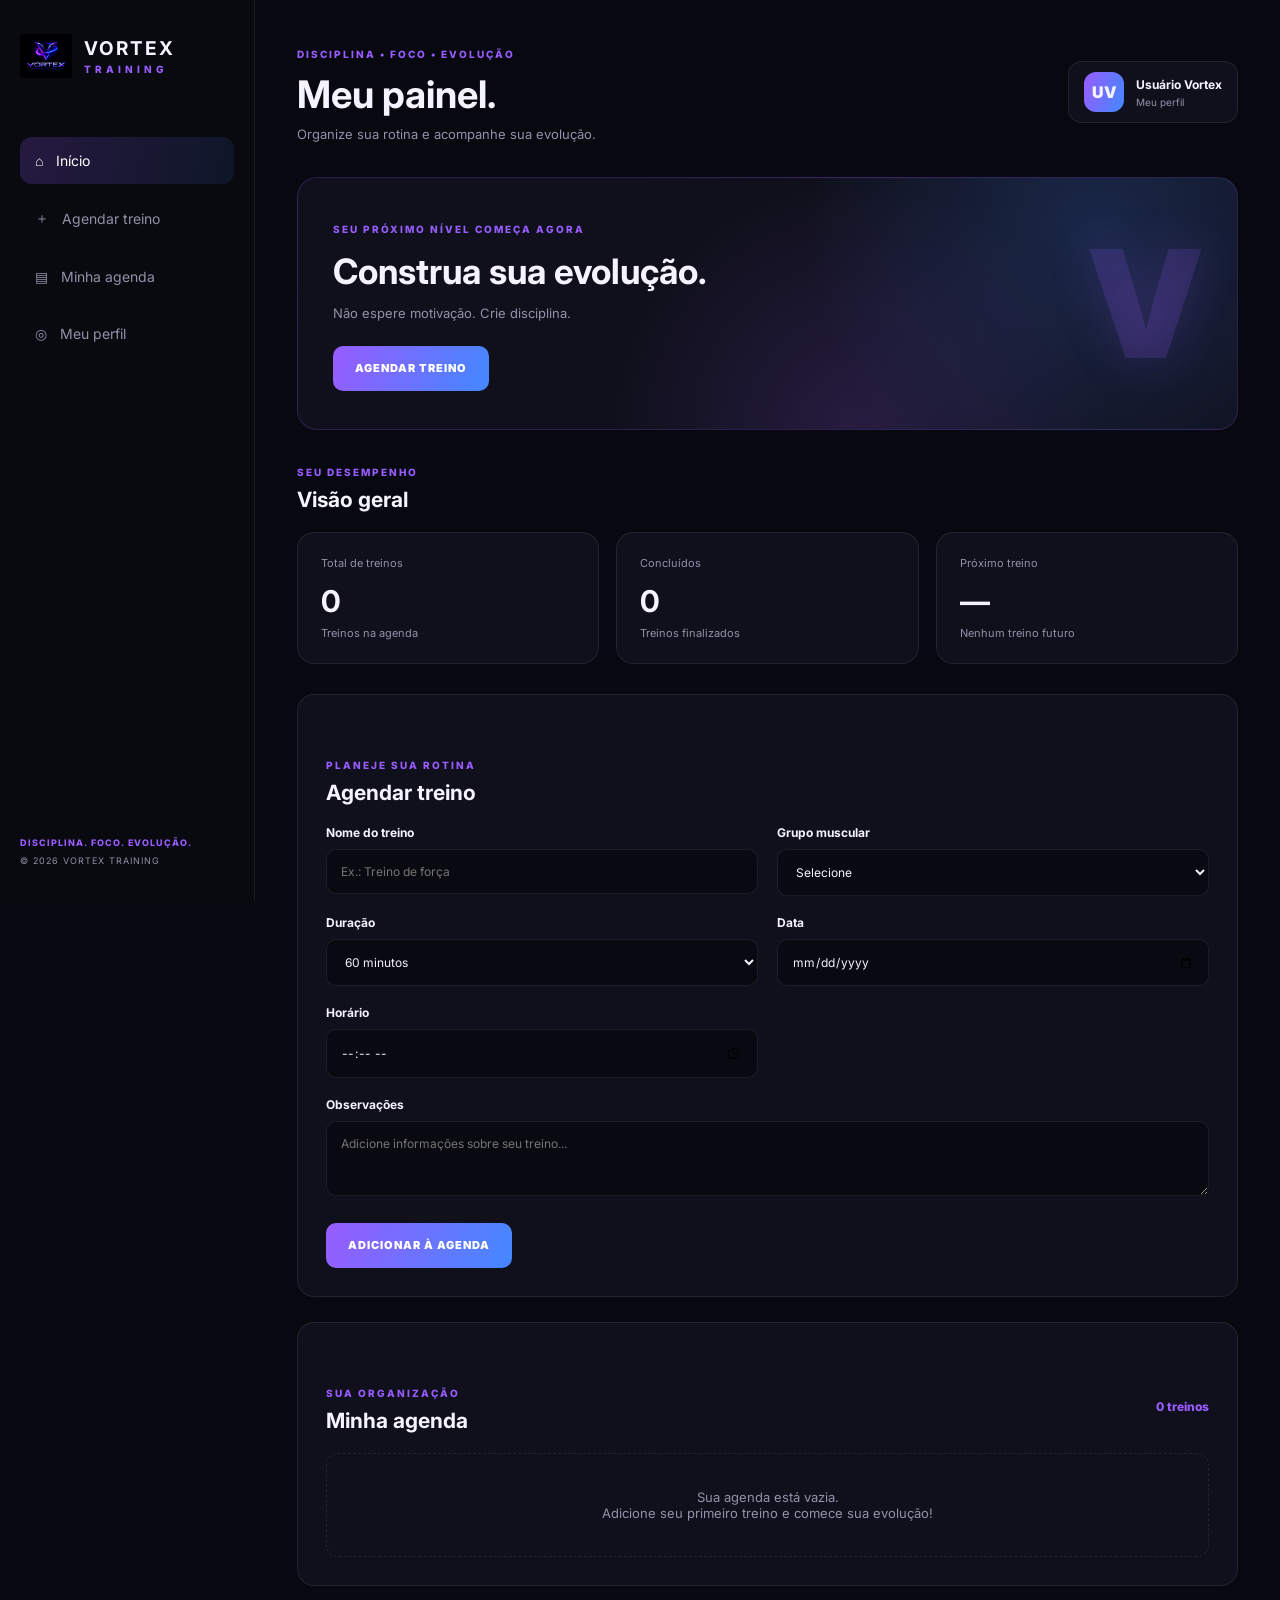
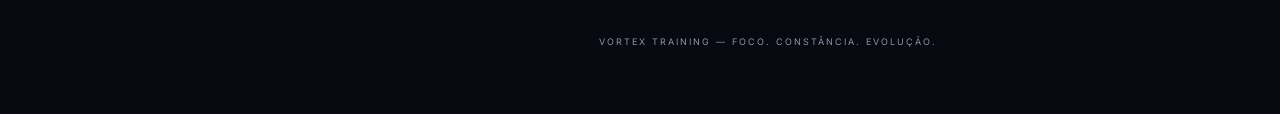
<file: index.html>
<!DOCTYPE html>
<html lang="pt-BR">
<head>
    <meta charset="UTF-8">
    <meta name="viewport" content="width=device-width, initial-scale=1.0">
    <meta name="theme-color" content="#080810">
    <meta name="description" content="VORTEX TRAINING — organize seus treinos e acompanhe sua evolução.">
    <title>VORTEX TRAINING</title>

    <link rel="preconnect" href="https://fonts.googleapis.com">
    <link rel="preconnect" href="https://fonts.gstatic.com" crossorigin>
    <link href="https://fonts.googleapis.com/css2?family=Inter:wght@400;500;600;700;800;900&display=swap" rel="stylesheet">

    <link rel="stylesheet" href="vp.css">
</head>

<body>

<div class="layout">

    <aside class="sidebar">
        <div class="brand">
            <img src="logo vp.png" alt="Vortex Training">
            <div>
                <strong>VORTEX</strong>
                <span>TRAINING</span>
            </div>
        </div>

        <nav class="navigation">
            <a href="#inicio" class="nav-link active">⌂ <span>Início</span></a>
            <a href="#agendar" class="nav-link">＋ <span>Agendar treino</span></a>
            <a href="#agenda" class="nav-link">▤ <span>Minha agenda</span></a>
            <a href="perfil.html" class="nav-link">◎ <span>Meu perfil</span></a>
        </nav>

        <div class="sidebar-bottom">
            <p>DISCIPLINA. FOCO. EVOLUÇÃO.</p>
            <span>© 2026 VORTEX TRAINING</span>
        </div>
    </aside>

    <main class="main-content">

        <header class="topbar">
            <div>
                <span class="eyebrow">DISCIPLINA • FOCO • EVOLUÇÃO</span>
                <h1>Meu painel.</h1>
                <p>Organize sua rotina e acompanhe sua evolução.</p>
            </div>

            <a href="perfil.html" class="profile-shortcut">
                <div class="avatar" id="headerAvatar">VT</div>
                <div>
                    <strong id="headerName">Minha conta</strong>
                    <span>Meu perfil</span>
                </div>
            </a>
        </header>

        <section id="inicio" class="dashboard-section">
            <div class="welcome-card">
                <div>
                    <span class="eyebrow">SEU PRÓXIMO NÍVEL COMEÇA AGORA</span>
                    <h2>Construa sua evolução.</h2>
                    <p>Não espere motivação. Crie disciplina.</p>
                    <a href="#agendar" class="primary-button">AGENDAR TREINO</a>
                </div>
                <div class="welcome-symbol">V</div>
            </div>

            <div class="section-heading">
                <div>
                    <span class="eyebrow">SEU DESEMPENHO</span>
                    <h2>Visão geral</h2>
                </div>
            </div>

            <div class="stats-grid">
                <article class="stat-card">
                    <span>Total de treinos</span>
                    <strong id="totalTreinos">0</strong>
                    <small>Treinos na agenda</small>
                </article>

                <article class="stat-card">
                    <span>Concluídos</span>
                    <strong id="totalConcluidos">0</strong>
                    <small>Treinos finalizados</small>
                </article>

                <article class="stat-card">
                    <span>Próximo treino</span>
                    <strong id="proximoTreino">—</strong>
                    <small id="dataProximo">Nenhum agendado</small>
                </article>
            </div>
        </section>

        <section id="agendar" class="content-card">
            <div class="section-heading">
                <div>
                    <span class="eyebrow">PLANEJE SUA ROTINA</span>
                    <h2>Agendar treino</h2>
                </div>
            </div>

            <form id="treinoForm">
                <div class="form-grid">

                    <div class="form-group">
                        <label for="nomeTreino">Nome do treino</label>
                        <input type="text" id="nomeTreino" placeholder="Ex.: Treino de força" required>
                    </div>

                    <div class="form-group">
                        <label for="tipoTreino">Grupo muscular</label>
                        <select id="tipoTreino" required>
                            <option value="">Selecione</option>
                            <option>Peito</option>
                            <option>Costas</option>
                            <option>Bíceps e tríceps</option>
                            <option>Ombros</option>
                            <option>Pernas</option>
                            <option>Abdômen</option>
                            <option>Cardio</option>
                            <option>Corpo inteiro</option>
                            <option>Outro</option>
                        </select>
                    </div>

                    <div class="form-group">
                        <label for="duracao">Duração</label>
                        <select id="duracao" required>
                            <option value="30">30 minutos</option>
                            <option value="45">45 minutos</option>
                            <option value="60" selected>60 minutos</option>
                            <option value="90">90 minutos</option>
                            <option value="120">120 minutos</option>
                        </select>
                    </div>

                    <div class="form-group">
                        <label for="dataTreino">Data</label>
                        <input type="date" id="dataTreino" required>
                    </div>

                    <div class="form-group">
                        <label for="horaTreino">Horário</label>
                        <input type="time" id="horaTreino" required>
                    </div>

                    <div class="form-group full-width">
                        <label for="observacoes">Observações</label>
                        <textarea id="observacoes" rows="3" placeholder="Adicione informações sobre seu treino..."></textarea>
                    </div>

                </div>

                <p id="mensagem" class="form-message"></p>
                <button type="submit" class="primary-button">ADICIONAR À AGENDA</button>
            </form>
        </section>

        <section id="agenda" class="content-card">
            <div class="section-heading agenda-heading">
                <div>
                    <span class="eyebrow">SUA ORGANIZAÇÃO</span>
                    <h2>Minha agenda</h2>
                </div>
                <span id="contadorAgenda" class="agenda-counter">0 treinos</span>
            </div>

            <div id="listaTreinos" class="workout-list"></div>
        </section>

        <footer class="footer">
            <p>VORTEX TRAINING — FOCO. CONSTÂNCIA. EVOLUÇÃO.</p>
        </footer>

    </main>
</div>

<script src="vp.js"></script>
</body>
</html>
</file>
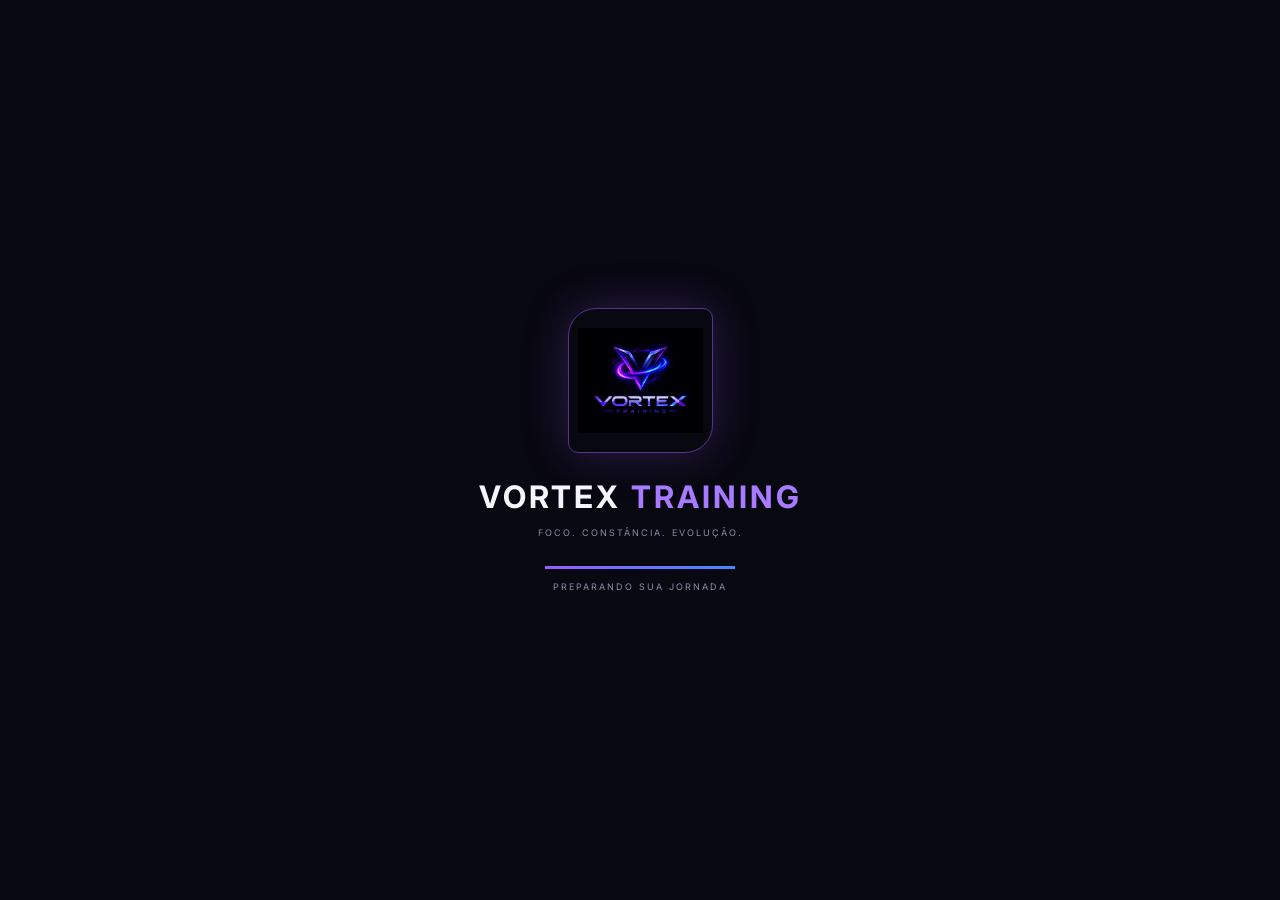
<file: login.html>
<!DOCTYPE html>
<html lang="pt-BR">
<head>
    <meta charset="UTF-8">
    <meta name="viewport" content="width=device-width, initial-scale=1.0">
    <meta name="theme-color" content="#080810">
    <meta name="description" content="VORTEX TRAINING — organize seus treinos e acompanhe sua evolução.">

    <title>Acesso VORTEX TRAINING</title>

    <link rel="preconnect" href="https://fonts.googleapis.com">
    <link rel="preconnect" href="https://fonts.gstatic.com" crossorigin>
    <link href="https://fonts.googleapis.com/css2?family=Inter:wght@400;500;600;700;800;900&display=swap" rel="stylesheet">

    <link rel="stylesheet" href="login.css">
    <script src="login.js" defer></script>
</head>

<body>

    <div class="grid-bg"></div>

    <!-- TELA DE CARREGAMENTO -->
    <div class="splash" id="splash">
        <div class="splash-logo">
            <img src="logo vp.png" alt="Vortex Training">
        </div>

        <h1>VORTEX <span>TRAINING</span></h1>
        <p>FOCO. CONSTÂNCIA. EVOLUÇÃO.</p>

        <div class="load">
            <i></i>
        </div>

        <small>PREPARANDO SUA JORNADA</small>
    </div>

    <!-- LAYOUT PRINCIPAL -->
    <main class="layout" id="layout">

        <!-- PAINEL DE APRESENTAÇÃO -->
        <section class="intro">

            <a class="brand" href="login.html">
                <img src="logo vp.png" alt="Logo Vortex Training">
                <b>VORTEX <span>TRAINING</span></b>
            </a>

            <div class="intro-copy">

                <small class="eyebrow">
                    ● BEM-VINDO AO VORTEX
                </small>

                <h1>
                    Sua força.<br>
                    <span>Sua jornada.</span>
                </h1>

                <p>
                    Organize seus treinos, acompanhe seu progresso
                    e construa uma rotina que aproxime você dos seus
                    objetivos, um dia de cada vez.
                </p>

                <!-- EFEITO VISUAL -->
                <div class="energy">
                    <i class="ring r1"></i>
                    <i class="ring r2"></i>
                    <i class="ring r3"></i>

                    <img src="logo vp.png" alt="Capa Vortex Training">
                </div>

                <!-- FRASE MOTIVACIONAL -->
                <div class="quote">
                    <b>✦</b>
                    <div>
                        <strong>
                            Não espere motivação. Construa disciplina.
                        </strong>
                        <p>
                            Pequenos passos. Grandes conquistas.
                        </p>
                    </div>
                </div>

            </div>

            <footer>
                © <span id="year"></span> VORTEX TRAINING
                <span>● UM DIA DE CADA VEZ</span>
            </footer>

        </section>

        <!-- PAINEL DOS FORMULÁRIOS -->
        <section class="forms">

            <header class="form-top">
                <small>SUA PRÓXIMA FASE COMEÇA AQUI</small>

                <nav>
                    <button
                        class="tab active"
                        id="loginTab"
                        type="button"
                    >
                        Entrar
                    </button>

                    <button
                        class="tab"
                        id="signupTab"
                        type="button"
                    >
                        Criar conta
                    </button>
                </nav>
            </header>

            <!-- FORMULÁRIO DE LOGIN -->
            <div id="loginView">

                <div class="heading">
                    <small>BOM TER VOCÊ DE VOLTA</small>

                    <h2>
                        Olá novamente<span>!</span>
                    </h2>

                    <p>
                        Preencha os campos para continuar sua jornada.
                    </p>
                </div>

                <p class="message" id="loginMessage"></p>

                <form id="loginForm">

                    <!-- E-MAIL -->
                    <label for="loginEmail">E-mail</label>

                    <div class="input">
                        <span aria-hidden="true">✉</span>

                        <input
                            id="loginEmail"
                            name="loginEmail"
                            type="email"
                            placeholder="seuemail@exemplo.com"
                            autocomplete="email"
                            required
                        >
                    </div>

                    <!-- SENHA -->
                    <div class="label-row">
                        <label for="loginPassword">Senha</label>

                        <button
                            type="button"
                            class="text-btn"
                            id="forgot"
                        >
                            Esqueceu a senha?
                        </button>
                    </div>

                    <div class="input">
                        <span aria-hidden="true">♙</span>

                        <input
                            id="loginPassword"
                            name="loginPassword"
                            type="password"
                            placeholder="Digite sua senha"
                            autocomplete="current-password"
                            required
                        >

                        <button
                            type="button"
                            class="show-pass"
                            data-target="loginPassword"
                            aria-label="Mostrar senha"
                            aria-pressed="false"
                        >
                            ◉
                        </button>
                    </div>

                    <!-- LEMBRAR DE MIM -->
                    <label class="check">
                        <input
                            type="checkbox"
                            id="remember"
                            name="remember"
                        >
                        Lembrar de mim neste dispositivo
                    </label>

                    <!-- BOTÃO DE ENTRADA -->
                    <button class="submit" type="submit">
                        <span>Entrar no VORTEX</span>
                        <b aria-hidden="true">→</b>
                    </button>

                    <p class="note">
                        Acesso demonstrativo: não há autenticação real.
                    </p>

                </form>

                <p class="switch">
                    Ainda não tem uma conta?

                    <button
                        type="button"
                        class="switch-btn"
                        data-view="signup"
                    >
                        Criar conta
                    </button>
                </p>

            </div>

            <!-- FORMULÁRIO DE CADASTRO -->
            <div id="signupView" hidden>

                <div class="heading">
                    <small>COMECE A SUA JORNADA</small>

                    <h2>
                        Crie seu <span>espaço.</span>
                    </h2>

                    <p>
                        Prepare seu perfil e dê o primeiro passo.
                    </p>
                </div>

                <p class="message" id="signupMessage"></p>

                <form id="signupForm">

                    <!-- NOME -->
                    <label for="signupName">Nome</label>

                    <div class="input">
                        <span aria-hidden="true">♙</span>

                        <input
                            id="signupName"
                            name="signupName"
                            type="text"
                            placeholder="Como podemos chamar você?"
                            autocomplete="name"
                            minlength="2"
                            required
                        >
                    </div>

                    <!-- E-MAIL -->
                    <label for="signupEmail">E-mail</label>

                    <div class="input">
                        <span aria-hidden="true">✉</span>

                        <input
                            id="signupEmail"
                            name="signupEmail"
                            type="email"
                            placeholder="seuemail@exemplo.com"
                            autocomplete="email"
                            required
                        >
                    </div>

                    <!-- CRIAR SENHA -->
                    <label for="signupPassword">
                        Crie uma senha
                    </label>

                    <div class="input">
                        <span aria-hidden="true">♙</span>

                        <input
                            id="signupPassword"
                            name="signupPassword"
                            type="password"
                            placeholder="Mínimo de 8 caracteres"
                            autocomplete="new-password"
                            minlength="8"
                            required
                        >

                        <button
                            type="button"
                            class="show-pass"
                            data-target="signupPassword"
                            aria-label="Mostrar senha"
                            aria-pressed="false"
                        >
                            ◉
                        </button>
                    </div>

                    <!-- FORÇA DA SENHA -->
                    <div class="strength">
                        <i id="strengthBar"></i>
                    </div>

                    <small id="strengthLabel">
                        Digite uma senha.
                    </small>

                    <!-- CONFIRMAR SENHA -->
                    <label for="confirmPassword">
                        Confirme a senha
                    </label>

                    <div class="input">
                        <span aria-hidden="true">♙</span>

                        <input
                            id="confirmPassword"
                            name="confirmPassword"
                            type="password"
                            placeholder="Digite a senha novamente"
                            autocomplete="new-password"
                            required
                        >
                    </div>

                    <!-- TERMOS -->
                    <label class="check">
                        <input
                            type="checkbox"
                            id="acceptTerms"
                            name="acceptTerms"
                            required
                        >
                        Entendi que este cadastro é demonstrativo.
                    </label>

                    <!-- BOTÃO DE CADASTRO -->
                    <button class="submit" type="submit">
                        <span>Continuar para o VORTEX</span>
                        <b aria-hidden="true">→</b>
                    </button>

                </form>

                <p class="switch">
                    Já tem uma conta?

                    <button
                        type="button"
                        class="switch-btn"
                        data-view="login"
                    >
                        Entrar
                    </button>
                </p>

            </div>

            <!-- RODAPÉ -->
            <footer class="bottom">
                VORTEX <span>TRAINING</span>
                <small>FOCO NO PROCESSO ✦</small>
            </footer>

        </section>

    </main>

</body>
</html>
</file>
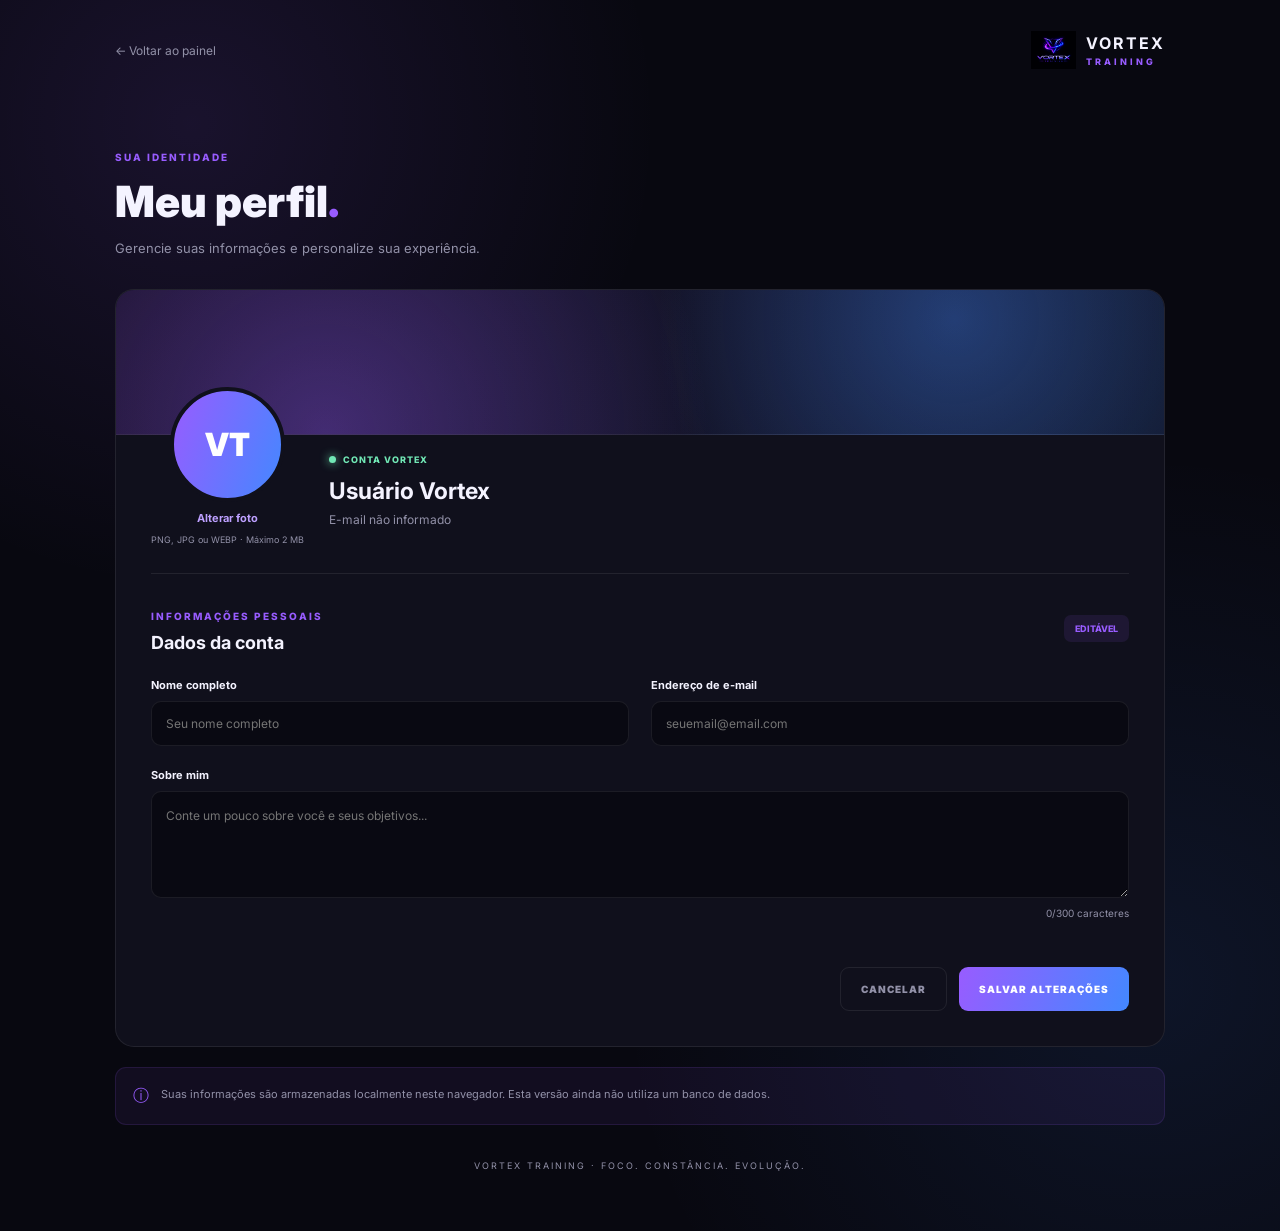
<file: perfil.html>
<!DOCTYPE html>
<html lang="pt-BR">
<head>
    <meta charset="UTF-8">
    <meta name="viewport" content="width=device-width, initial-scale=1.0">
    <meta name="theme-color" content="#080810">
    <title>Meu Perfil | VORTEX TRAINING</title>

    <link rel="preconnect" href="https://fonts.googleapis.com">
    <link rel="preconnect" href="https://fonts.gstatic.com" crossorigin>
    <link href="https://fonts.googleapis.com/css2?family=Inter:wght@400;500;600;700;800;900&display=swap" rel="stylesheet">

    <link rel="stylesheet" href="perfil.css">
</head>
<body>

    <main class="profile-container">

        <header class="profile-header">
            <a href="index.html" class="back-button">← Voltar ao painel</a>

            <div class="brand">
                <img src="logo vp.png" alt="Vortex Training">
                <div>
                    <strong>VORTEX</strong>
                    <span>TRAINING</span>
                </div>
            </div>
        </header>

        <section class="profile-content">

            <div class="page-heading">
                <span class="eyebrow">SUA IDENTIDADE</span>
                <h1>Meu perfil<span>.</span></h1>
                <p>Gerencie suas informações e personalize sua experiência.</p>
            </div>

            <div class="profile-card">

                <div class="profile-cover"></div>

                <div class="profile-main">

                    <div class="avatar-section">
                        <div class="avatar-wrapper">
                            <img id="profileImage" src="" alt="Foto de perfil">
                            <div id="avatarInitials">VT</div>
                        </div>

                        <label for="photoInput" class="change-photo">
                            Alterar foto
                        </label>

                        <input type="file" id="photoInput" accept="image/png,image/jpeg,image/webp">
                        <small>PNG, JPG ou WEBP · Máximo 2 MB</small>
                    </div>

                    <div class="profile-details">
                        <span class="account-status">
                            <span class="status-dot"></span>
                            CONTA VORTEX
                        </span>

                        <h2 id="displayName">Usuário Vortex</h2>
                        <p id="displayEmail">usuario@email.com</p>
                    </div>

                </div>

                <div class="divider"></div>

                <form id="profileForm">

                    <div class="form-heading">
                        <div>
                            <span class="eyebrow">INFORMAÇÕES PESSOAIS</span>
                            <h3>Dados da conta</h3>
                        </div>
                        <span class="edit-indicator">EDITÁVEL</span>
                    </div>

                    <div class="form-grid">

                        <div class="form-group">
                            <label for="fullName">Nome completo</label>
                            <input type="text" id="fullName" placeholder="Seu nome completo" required minlength="2">
                        </div>

                        <div class="form-group">
                            <label for="email">Endereço de e-mail</label>
                            <input type="email" id="email" placeholder="seuemail@email.com" required>
                        </div>

                        <div class="form-group full-width">
                            <label for="bio">Sobre mim</label>
                            <textarea id="bio" rows="4" maxlength="300" placeholder="Conte um pouco sobre você e seus objetivos..."></textarea>
                            <small class="character-count"><span id="bioCount">0</span>/300 caracteres</small>
                        </div>

                    </div>

                    <div id="message" class="message"></div>

                    <div class="form-actions">
                        <button type="button" id="cancelButton" class="secondary-button">
                            CANCELAR
                        </button>

                        <button type="submit" class="save-button">
                            SALVAR ALTERAÇÕES
                        </button>
                    </div>

                </form>

            </div>

            <div class="security-note">
                <span>ⓘ</span>
                <p>Suas informações são armazenadas localmente neste navegador. Esta versão ainda não utiliza um banco de dados.</p>
            </div>

            <footer>
                VORTEX TRAINING · FOCO. CONSTÂNCIA. EVOLUÇÃO.
            </footer>

        </section>
    </main>

    <script src="perfil.js"></script>
</body>
</html>
</file>
<file: vp.css>
:root {
    --bg: #080810;
    --sidebar: #090910;
    --panel: #10101c;
    --panel-light: #171727;
    --purple: #985cff;
    --blue: #4388ff;
    --pink: #ff70b8;
    --text: #f4f3ff;
    --muted: #9291a8;
    --border: rgba(255,255,255,.08);
    --gradient: linear-gradient(110deg, #985cff, #4388ff);
}

* {
    margin: 0;
    padding: 0;
    box-sizing: border-box;
}

html {
    scroll-behavior: smooth;
}

body {
    background: var(--bg);
    color: var(--text);
    font-family: 'Inter', sans-serif;
}

button, input, select, textarea {
    font: inherit;
}

a {
    color: inherit;
    text-decoration: none;
}

.layout {
    min-height: 100vh;
}

.sidebar {
    width: 255px;
    height: 100vh;
    position: fixed;
    left: 0;
    top: 0;
    background: var(--sidebar);
    border-right: 1px solid var(--border);
    padding: 30px 20px;
    display: flex;
    flex-direction: column;
    z-index: 10;
}

.brand {
    display: flex;
    align-items: center;
    gap: 12px;
    margin-bottom: 55px;
}

.brand img {
    width: 52px;
    height: 52px;
    object-fit: contain;
}

.brand div {
    display: flex;
    flex-direction: column;
    gap: 3px;
}

.brand strong {
    font-size: 19px;
    letter-spacing: 2px;
}

.brand span {
    font-size: 10px;
    letter-spacing: 4px;
    color: var(--purple);
    font-weight: 800;
}

.navigation {
    display: flex;
    flex-direction: column;
    gap: 10px;
}

.nav-link {
    padding: 15px;
    border-radius: 12px;
    color: var(--muted);
    display: flex;
    align-items: center;
    gap: 13px;
    font-size: 14px;
    transition: .2s;
}

.nav-link:hover,
.nav-link.active {
    color: white;
    background: linear-gradient(100deg, rgba(152,92,255,.2), rgba(67,136,255,.1));
}

.sidebar-bottom {
    margin-top: auto;
    color: var(--muted);
    font-size: 9px;
    line-height: 2;
    letter-spacing: 1px;
}

.sidebar-bottom p {
    color: var(--purple);
    font-weight: 800;
}

.main-content {
    margin-left: 255px;
    padding: 42px;
    max-width: 1600px;
}

.topbar {
    display: flex;
    align-items: center;
    justify-content: space-between;
    gap: 20px;
    margin-bottom: 35px;
}

.eyebrow {
    color: var(--purple);
    font-size: 10px;
    font-weight: 800;
    letter-spacing: 2px;
}

.topbar h1 {
    font-size: clamp(27px, 4vw, 38px);
    margin: 9px 0;
}

.topbar p,
.section-heading p {
    color: var(--muted);
    font-size: 13px;
}

.profile-shortcut {
    display: flex;
    align-items: center;
    gap: 12px;
    padding: 10px 15px;
    border: 1px solid var(--border);
    border-radius: 14px;
    background: var(--panel);
}

.profile-shortcut strong,
.profile-shortcut span {
    display: block;
}

.profile-shortcut strong {
    font-size: 12px;
}

.profile-shortcut span {
    font-size: 10px;
    color: var(--muted);
    margin-top: 4px;
}

.avatar {
    width: 40px;
    height: 40px;
    border-radius: 12px;
    display: grid;
    place-items: center;
    background: var(--gradient);
    font-weight: 900;
    overflow: hidden;
    background-position: center;
    background-size: cover;
}

.dashboard-section {
    margin-bottom: 30px;
}

.welcome-card {
    min-height: 230px;
    padding: 35px;
    border: 1px solid rgba(152,92,255,.2);
    border-radius: 20px;
    background:
        radial-gradient(circle at 85% 20%, rgba(67,136,255,.2), transparent 35%),
        radial-gradient(circle at 60% 100%, rgba(152,92,255,.16), transparent 40%),
        var(--panel);
    display: flex;
    justify-content: space-between;
    align-items: center;
    overflow: hidden;
}

.welcome-card h2 {
    font-size: clamp(24px, 4vw, 35px);
    margin: 13px 0;
}

.welcome-card p {
    color: var(--muted);
    margin-bottom: 25px;
    font-size: 13px;
}

.welcome-symbol {
    font-size: 150px;
    font-weight: 900;
    color: rgba(152,92,255,.16);
    text-shadow: 0 0 50px rgba(152,92,255,.2);
}

.primary-button {
    display: inline-flex;
    justify-content: center;
    align-items: center;
    min-height: 45px;
    padding: 0 22px;
    border: none;
    border-radius: 10px;
    background: var(--gradient);
    color: white;
    font-size: 11px;
    font-weight: 900;
    letter-spacing: 1px;
    cursor: pointer;
    transition: .2s;
}

.primary-button:hover {
    transform: translateY(-2px);
    box-shadow: 0 8px 25px rgba(152,92,255,.2);
}

.section-heading {
    display: flex;
    justify-content: space-between;
    align-items: center;
    gap: 15px;
    margin: 30px 0 20px;
}

.section-heading h2 {
    font-size: 21px;
    margin-top: 7px;
}

.stats-grid {
    display: grid;
    grid-template-columns: repeat(3, 1fr);
    gap: 17px;
}

.stat-card,
.content-card {
    background: var(--panel);
    border: 1px solid var(--border);
    border-radius: 17px;
}

.stat-card {
    padding: 23px;
}

.stat-card span,
.stat-card small {
    display: block;
    color: var(--muted);
    font-size: 11px;
}

.stat-card strong {
    display: block;
    font-size: 30px;
    margin: 13px 0 7px;
    overflow-wrap: anywhere;
}

.content-card {
    padding: 28px;
    margin-bottom: 25px;
    scroll-margin-top: 25px;
}

.form-grid {
    display: grid;
    grid-template-columns: repeat(2, minmax(0, 1fr));
    gap: 19px;
}

.form-group {
    display: flex;
    flex-direction: column;
    gap: 9px;
}

.form-group label {
    font-size: 12px;
    font-weight: 700;
}

.form-group input,
.form-group select,
.form-group textarea {
    width: 100%;
    min-width: 0;
    padding: 14px;
    background: #090912;
    color: var(--text);
    border: 1px solid var(--border);
    border-radius: 10px;
    outline: none;
    font-size: 12px;
    transition: .2s;
}

.form-group input:focus,
.form-group select:focus,
.form-group textarea:focus {
    border-color: var(--purple);
    box-shadow: 0 0 0 3px rgba(152,92,255,.1);
}

.form-group textarea {
    resize: vertical;
}

.full-width {
    grid-column: 1 / -1;
}

#treinoForm > .primary-button,
.profile-form > .primary-button {
    margin-top: 15px;
}

.form-message {
    color: var(--muted);
    font-size: 12px;
    margin-top: 12px;
}

.agenda-counter {
    color: var(--purple);
    font-size: 12px;
    font-weight: 800;
}

.workout-list {
    display: grid;
    gap: 12px;
}

.empty-agenda {
    padding: 35px 15px;
    text-align: center;
    color: var(--muted);
    border: 1px dashed var(--border);
    border-radius: 12px;
    font-size: 13px;
}

.workout-card {
    padding: 18px;
    background: var(--panel-light);
    border: 1px solid var(--border);
    border-radius: 13px;
    display: flex;
    align-items: center;
    justify-content: space-between;
    gap: 15px;
}

.workout-info {
    min-width: 0;
}

.workout-info h3 {
    font-size: 14px;
    margin-bottom: 7px;
    overflow-wrap: anywhere;
}

.workout-info p {
    color: var(--muted);
    font-size: 11px;
    line-height: 1.8;
}

.workout-actions {
    display: flex;
    gap: 8px;
    flex-wrap: wrap;
}

.workout-actions button {
    border: 1px solid var(--border);
    padding: 9px 11px;
    border-radius: 8px;
    color: white;
    background: #202035;
    font-size: 10px;
    cursor: pointer;
}

.workout-actions .complete-button {
    background: rgba(113,231,181,.12);
    color: #71e7b5;
}

.workout-actions .delete-button {
    background: rgba(255,105,125,.1);
    color: #ff697d;
}

.workout-card.completed {
    opacity: .6;
}

.workout-card.completed h3 {
    text-decoration: line-through;
}

.profile-layout {
    display: grid;
    grid-template-columns: 180px minmax(0, 1fr);
    gap: 35px;
    align-items: start;
}

.profile-photo-area {
    display: flex;
    align-items: center;
    flex-direction: column;
    gap: 12px;
}

.profile-avatar {
    width: 125px;
    height: 125px;
    display: grid;
    place-items: center;
    border-radius: 50%;
    background: var(--gradient);
    font-size: 35px;
    font-weight: 900;
    background-position: center;
    background-size: cover;
    overflow: hidden;
    border: 3px solid rgba(152,92,255,.4);
}

.photo-button {
    cursor: pointer;
    color: #bda0ff;
    font-size: 12px;
    font-weight: 700;
}

.profile-photo-area small {
    color: var(--muted);
    font-size: 10px;
}

.profile-form {
    display: grid;
    gap: 17px;
}

.logout-button {
    margin-top: 25px;
    padding: 13px 18px;
    border: 1px solid rgba(255,105,125,.3);
    border-radius: 9px;
    color: #ff788a;
    background: rgba(255,105,125,.07);
    font-size: 10px;
    font-weight: 800;
    letter-spacing: 1px;
    cursor: pointer;
}

.footer {
    padding: 25px 0;
    color: var(--muted);
    font-size: 9px;
    text-align: center;
    letter-spacing: 2px;
}

@media (max-width: 1100px) {
    .sidebar {
        width: 220px;
    }

    .main-content {
        margin-left: 220px;
        padding: 30px;
    }
}

@media (max-width: 760px) {
    .sidebar {
        width: 100%;
        height: auto;
        position: relative;
        padding: 14px 18px;
        border-right: none;
        border-bottom: 1px solid var(--border);
    }

    .brand {
        margin-bottom: 15px;
    }

    .brand img {
        width: 43px;
        height: 43px;
    }

    .navigation {
        flex-direction: row;
        overflow-x: auto;
        gap: 7px;
        padding-bottom: 3px;
    }

    .nav-link {
        flex-shrink: 0;
        padding: 11px;
        font-size: 12px;
    }

    .sidebar-bottom {
        display: none;
    }

    .main-content {
        margin-left: 0;
        padding: 23px 17px;
    }

    .topbar {
        align-items: flex-start;
    }

    .profile-shortcut {
        padding: 7px;
    }

    .profile-shortcut > div:last-child {
        display: none;
    }

    .welcome-card {
        padding: 25px 20px;
    }

    .welcome-symbol {
        font-size: 90px;
    }

    .stats-grid {
        grid-template-columns: 1fr;
    }

    .stat-card {
        padding: 18px;
    }

    .stat-card strong {
        font-size: 25px;
    }

    .content-card {
        padding: 20px 16px;
    }

    .profile-layout {
        grid-template-columns: 1fr;
        gap: 25px;
    }

    .profile-photo-area {
        margin-bottom: 5px;
    }
}

@media (max-width: 480px) {
    .topbar {
        flex-direction: column;
    }

    .profile-shortcut {
        align-self: flex-start;
    }

    .form-grid {
        grid-template-columns: 1fr;
    }

    .full-width {
        grid-column: auto;
    }

    .welcome-symbol {
        display: none;
    }

    .workout-card {
        align-items: flex-start;
        flex-direction: column;
    }

    .workout-actions {
        width: 100%;
    }

    .workout-actions button {
        flex: 1;
    }
}
.profile-link {
    display: block;
    color: inherit;
    text-decoration: none;
    cursor: pointer;
}

.profile-link:hover .profile-info span {
    color: #985cff;
    transition: 0.3s;
}
</file>
<file: login.css>
:root {
    --bg: #080810;
    --panel: #10101b;
    --purple: #985cff;
    --blue: #4388ff;
    --text: #f6f5ff;
    --muted: #9290aa;
    --border: rgba(157, 137, 220, .2);
}

/* RESET */
* {
    box-sizing: border-box;
    margin: 0;
    padding: 0;
}

body {
    min-height: 100vh;
    padding: 25px;
    display: grid;
    place-items: center;
    overflow-x: hidden;
    background:
        radial-gradient(ellipse at 8% 0%, #39206455, transparent 40%),
        radial-gradient(ellipse at 100% 100%, #153c7850, transparent 38%),
        var(--bg);
    font-family: Inter, Arial, sans-serif;
    color: var(--text);
}

button,
input {
    font: inherit;
}

button {
    cursor: pointer;
}

/* FUNDO COM GRADE */
.grid-bg {
    position: fixed;
    inset: 0;
    pointer-events: none;
    opacity: .08;
    background-image:
        linear-gradient(#aaa 1px, transparent 1px),
        linear-gradient(90deg, #aaa 1px, transparent 1px);
    background-size: 48px 48px;
}

/* TELA DE CARREGAMENTO */
.splash {
    position: fixed;
    z-index: 20;
    inset: 0;
    display: flex;
    flex-direction: column;
    align-items: center;
    justify-content: center;
    background: #080810;
    transition: .6s;
}

.splash.done {
    opacity: 0;
    visibility: hidden;
}

.splash-logo {
    width: 145px;
    height: 145px;
    display: grid;
    place-items: center;
    border: 1px solid #985cff88;
    border-radius: 28px 10px;
    box-shadow: 0 0 45px #985cff40;
    animation: pulse 2s infinite;
}

.splash-logo img {
    width: 125px;
    height: 125px;
    object-fit: contain;
}

.splash h1 {
    margin-top: 25px;
    font-size: clamp(22px, 4vw, 31px);
    letter-spacing: 3px;
}

.splash h1 span {
    color: #a77aff;
}

.splash p,
.splash small {
    margin-top: 12px;
    color: #9189ad;
    font-size: 9px;
    letter-spacing: 2px;
    text-align: center;
}

.load {
    width: 190px;
    height: 3px;
    margin-top: 28px;
    background: #242033;
    overflow: hidden;
}

.load i {
    display: block;
    width: 100%;
    height: 100%;
    background: linear-gradient(90deg, var(--purple), var(--blue));
    animation: load 1.6s ease;
}

/* LAYOUT PRINCIPAL */
.layout {
    position: relative;
    z-index: 1;
    width: min(1180px, 100%);
    min-height: 680px;
    display: grid;
    grid-template-columns: 1fr .94fr;
    overflow: hidden;
    border: 1px solid #a58bdf55;
    border-radius: 20px;
    background: #0c0c16;
    box-shadow: 0 30px 90px #0008;
    opacity: 0;
    transform: translateY(10px);
    transition: .6s;
}

.layout.ready {
    opacity: 1;
    transform: none;
}

/* PAINEL DE APRESENTAÇÃO */
.intro {
    padding: 28px 34px 22px;
    display: flex;
    flex-direction: column;
    min-width: 0;
    border-right: 1px solid var(--border);
    background:
        radial-gradient(ellipse at center, #5a2caa22, transparent 55%),
        linear-gradient(145deg, #11101e, #090a13);
}

/* MARCA E LOGOTIPO */
.brand {
    display: flex;
    align-items: center;
    gap: 15px;
    width: fit-content;
    color: var(--text);
    text-decoration: none;
}

.brand img {
    width: 88px;
    height: 88px;
    flex-shrink: 0;
    object-fit: contain;
    border: 1px solid #985cff55;
    border-radius: 14px;
    filter: drop-shadow(0 0 15px #985cff55);
}

.brand b {
    font-size: clamp(12px, 1.3vw, 17px);
    letter-spacing: 1.3px;
}

.brand b span,
.bottom span {
    color: #a77aff;
}

/* TEXTO DE APRESENTAÇÃO */
.intro-copy {
    margin: auto 0;
    padding: 35px 0 23px;
}

.eyebrow {
    font-size: 9px;
    font-weight: 800;
    letter-spacing: 1.5px;
    color: #b3a4d8;
}

.intro h1 {
    margin-top: 22px;
    font-size: clamp(40px, 4.5vw, 60px);
    line-height: 1.02;
    letter-spacing: -2.5px;
}

.intro h1 span {
    color: transparent;
    background: linear-gradient(100deg, #bb8aff, #648dff);
    background-clip: text;
    -webkit-background-clip: text;
}

.intro-copy > p {
    max-width: 410px;
    margin-top: 18px;
    color: var(--muted);
    font-size: 11px;
    line-height: 1.9;
}

/* EFEITO VISUAL DE ENERGIA */
.energy {
    height: 170px;
    max-width: 430px;
    position: relative;
    display: grid;
    place-items: center;
    overflow: hidden;
}

.energy img {
    position: relative;
    z-index: 2;
    width: 86px;
    height: 86px;
    object-fit: contain;
    border: 1px solid #b18aff66;
    border-radius: 17px;
    background: #11101e;
    padding: 4px;
    box-shadow: 0 0 35px #985cff35;
}

.ring {
    position: absolute;
    left: 50%;
    top: 50%;
    border: 1px solid #985cff55;
    border-radius: 50%;
    transform: translate(-50%, -50%);
}

.r1 {
    width: 125px;
    height: 125px;
}

.r2 {
    width: 220px;
    height: 90px;
    border-color: #4388ff77;
    transform: translate(-50%, -50%) rotate(-30deg);
}

.r3 {
    width: 270px;
    height: 140px;
    transform: translate(-50%, -50%) rotate(35deg);
}

/* FRASE DE DESTAQUE */
.quote {
    display: flex;
    align-items: center;
    gap: 12px;
    padding: 13px;
    border: 1px solid var(--border);
    border-radius: 10px;
    background: #15132299;
}

.quote > b {
    display: grid;
    place-items: center;
    width: 35px;
    height: 35px;
    border-radius: 8px;
    color: #c6a5ff;
    background: #985cff20;
}

.quote strong {
    font-size: 10px;
    line-height: 1.6;
}

.quote p {
    margin-top: 4px;
    color: var(--muted);
    font-size: 9px;
}

/* RODAPÉ DO PAINEL */
.intro footer {
    display: flex;
    justify-content: space-between;
    flex-wrap: wrap;
    gap: 10px;
    padding-top: 17px;
    border-top: 1px solid var(--border);
    color: #817b9c;
    font-size: 7px;
    font-weight: 800;
    letter-spacing: .7px;
}

.intro footer > span:last-child {
    color: #8b83a8;
}

/* PAINEL DOS FORMULÁRIOS */
.forms {
    display: flex;
    flex-direction: column;
    min-width: 0;
    padding: 27px clamp(22px, 3.5vw, 45px) 22px;
    background:
        radial-gradient(ellipse at 100% 100%, #244c8c1a, transparent 45%),
        #0e0e18;
}

/* ABAS SUPERIORES */
.form-top {
    display: flex;
    justify-content: space-between;
    align-items: center;
    flex-wrap: wrap;
    gap: 12px;
    padding-bottom: 14px;
    border-bottom: 1px solid var(--border);
}

.form-top > small {
    color: #c7c0dc;
    font-size: 8px;
    font-weight: 800;
    letter-spacing: 1px;
}

.form-top nav {
    display: flex;
    gap: 5px;
}

.tab {
    position: relative;
    padding: 12px 9px;
    border: 0;
    background: transparent;
    color: #817b9b;
    font-size: 10px;
    font-weight: 800;
}

.tab.active {
    color: white;
}

.tab.active:after {
    content: "";
    position: absolute;
    bottom: 0;
    left: 8px;
    right: 8px;
    height: 2px;
    background: linear-gradient(90deg, var(--purple), var(--blue));
}

/* TÍTULOS DOS FORMULÁRIOS */
.heading {
    margin: 25px 0 23px;
}

.heading > small {
    color: #ad8aff;
    font-size: 8px;
    font-weight: 800;
    letter-spacing: 1.4px;
}

.heading h2 {
    margin-top: 10px;
    font-size: clamp(27px, 3vw, 35px);
    letter-spacing: -1.2px;
}

.heading h2 span {
    color: #a77aff;
}

.heading p {
    margin-top: 8px;
    color: var(--muted);
    font-size: 10px;
    line-height: 1.7;
}

/* CAMPOS E ETIQUETAS */
form > label:not(.check) {
    display: block;
    margin: 0 0 7px;
    color: #d6d2e7;
    font-size: 9px;
    font-weight: 800;
}

form .input + label,
form .strength + label {
    margin-top: 15px !important;
}

.input {
    display: flex;
    align-items: center;
    gap: 10px;
    min-width: 0;
    min-height: 46px;
    margin-bottom: 16px;
    padding: 0 12px;
    border: 1px solid var(--border);
    border-radius: 8px;
    background: #090a12;
}

.input:focus-within {
    border-color: #985cffaa;
    box-shadow: 0 0 0 3px #985cff16;
}

.input > span {
    color: #8e88a9;
}

.input input {
    width: 100%;
    min-width: 0;
    padding: 12px 0;
    border: 0;
    outline: 0;
    color: var(--text);
    background: transparent;
    font-size: 11px;
}

.input input::placeholder {
    color: #69647e;
}

/* MOSTRAR E OCULTAR SENHA */
.show-pass {
    border: 0;
    color: #918aa9;
    background: transparent;
}

.label-row {
    display: flex;
    justify-content: space-between;
    align-items: center;
    gap: 8px;
}

.text-btn {
    margin-bottom: 7px;
    border: 0;
    color: #b99aff;
    background: transparent;
    font-size: 9px;
}

/* CHECKBOX */
.check {
    display: flex;
    align-items: flex-start;
    gap: 8px;
    margin: 0 0 17px;
    color: #9690ac;
    font-size: 9px;
    line-height: 1.6;
}

.check input {
    margin-top: 2px;
    accent-color: var(--purple);
    flex-shrink: 0;
}

/* BOTÃO PRINCIPAL */
.submit {
    width: 100%;
    min-height: 47px;
    display: flex;
    align-items: center;
    justify-content: space-between;
    gap: 10px;
    padding: 0 15px;
    border: 0;
    border-radius: 8px;
    color: white;
    background: linear-gradient(100deg, #8550e9, #6254ec 55%, #3279ed);
    font-size: 10px;
    font-weight: 800;
    box-shadow: 0 8px 24px #6254ec20;
    transition: .2s;
}

.submit:hover {
    filter: brightness(1.1);
    transform: translateY(-1px);
}

.submit:disabled {
    opacity: .7;
}

.submit b {
    font-size: 20px;
    font-weight: 400;
}

/* AVISOS E MENSAGENS */
.note {
    margin-top: 12px;
    color: #77718d;
    font-size: 8px;
    line-height: 1.6;
    text-align: center;
}

.switch {
    text-align: center;
    margin-top: 17px;
    color: #8983a0;
    font-size: 9px;
}

.switch-btn {
    border: 0;
    background: transparent;
    color: #b99aff;
    font-size: inherit;
    font-weight: 800;
}

.message {
    display: none;
    margin-bottom: 12px;
    padding: 10px;
    border-radius: 7px;
    font-size: 10px;
    line-height: 1.5;
}

.message.show {
    display: block;
}

.message.error {
    color: #ffc1cc;
    background: #ff648214;
    border: 1px solid #ff648244;
}

.message.success {
    color: #b2f3d3;
    background: #71e7b510;
    border: 1px solid #71e7b544;
}

/* INDICADOR DE FORÇA DA SENHA */
.strength {
    height: 3px;
    margin-top: -8px;
    margin-bottom: 6px;
    background: #292536;
    border-radius: 8px;
    overflow: hidden;
}

.strength i {
    display: block;
    width: 0;
    height: 100%;
    background: #ff697d;
    transition: .2s;
}

.forms #strengthLabel {
    display: block;
    margin-bottom: 14px;
    color: #77718d;
    font-size: 8px;
}

/* RODAPÉ DO FORMULÁRIO */
.bottom {
    display: flex;
    justify-content: space-between;
    flex-wrap: wrap;
    gap: 8px;
    margin-top: auto;
    padding-top: 20px;
    color: #f6f5ff;
    font-size: 8px;
    font-weight: 900;
    letter-spacing: 1px;
}

.bottom small {
    color: #77718d;
    font-size: 7px;
    letter-spacing: .7px;
}

/* ANIMAÇÕES */
@keyframes load {
    from {
        width: 0;
    }

    to {
        width: 100%;
    }
}

@keyframes pulse {
    50% {
        transform: scale(1.035);
        box-shadow: 0 0 50px #985cff66;
    }
}

/* TABLETS E TELAS MÉDIAS */
@media (max-width: 900px) {
    body {
        padding: 16px;
    }

    .layout {
        grid-template-columns: minmax(0, .9fr) minmax(0, 1.1fr);
    }

    .intro {
        padding: 24px 22px 19px;
    }

    .forms {
        padding: 24px 22px 20px;
    }

    .brand img {
        width: 75px;
        height: 75px;
    }

    .brand b {
        font-size: 12px;
    }

    .intro h1 {
        font-size: clamp(36px, 5vw, 48px);
    }
}

/* CELULARES */
@media (max-width: 680px) {
    body {
        display: block;
        padding: 0;
    }

    .layout {
        width: 100%;
        min-height: 100vh;
        display: flex;
        flex-direction: column;
        border: 0;
        border-radius: 0;
    }

    .intro {
        padding: 20px 19px 17px;
        border-right: 0;
        border-bottom: 1px solid var(--border);
    }

    .brand {
        gap: 13px;
    }

    .brand img {
        width: 80px;
        height: 80px;
    }

    .brand b {
        font-size: clamp(12px, 3.7vw, 16px);
    }

    .intro-copy {
        padding: 27px 0 18px;
    }

    .intro h1 {
        font-size: clamp(40px, 10vw, 54px);
    }

    .intro-copy > p {
        font-size: 11px;
    }

    .energy {
        height: 145px;
    }

    .energy img {
        width: 70px;
        height: 70px;
    }

    .r1 {
        width: 108px;
        height: 108px;
    }

    .r2 {
        width: 190px;
        height: 82px;
    }

    .r3 {
        width: 230px;
        height: 120px;
    }

    .forms {
        padding: 22px 19px 25px;
    }

    .form-top {
        gap: 8px;
    }

    .form-top > small {
        max-width: 140px;
        line-height: 1.6;
    }

    .heading {
        margin: 22px 0;
    }

    .input {
        min-height: 48px;
    }

    .input input {
        font-size: 12px;
    }

    .bottom {
        margin-top: 28px;
    }
}

/* CELULARES PEQUENOS */
@media (max-width: 360px) {
    .intro,
    .forms {
        padding-left: 14px;
        padding-right: 14px;
    }

    .brand img {
        width: 68px;
        height: 68px;
    }

    .brand b {
        font-size: 11px;
        letter-spacing: .6px;
    }

    .tab {
        padding: 11px 6px;
        font-size: 9px;
    }

    .intro footer {
        font-size: 6px;
    }

    .intro h1 {
        font-size: 39px;
    }
}

/* ACESSIBILIDADE: REDUZIR ANIMAÇÕES */
@media (prefers-reduced-motion: reduce) {
    *,
    *:before,
    *:after {
        animation-duration: .01ms !important;
        transition-duration: .01ms !important;
    }
}

/* PADRONIZAÇÃO DOS CAMPOS DE ENTRADA */
.input {
    width: 100%;
    min-width: 0;
    min-height: 46px;
    display: flex;
    align-items: center;
    gap: 10px;
}

.input > span {
    flex: 0 0 16px;
    width: 16px;
    text-align: center;
}

.input input {
    flex: 1 1 0;
    width: 0;
    min-width: 0;
    height: 44px;
    padding: 0;
    border: 0;
    outline: 0;
    background: transparent;
    color: var(--text);
    font-family: inherit;
    font-size: 11px;
    font-weight: 400;
    line-height: normal;
}

.input input::placeholder {
    font-family: inherit;
    font-size: 11px;
    font-weight: 400;
}

.input .show-pass {
    flex: 0 0 28px;
    width: 28px;
    height: 32px;
    display: grid;
    place-items: center;
    padding: 0;
    border: 0;
    background: transparent;
    color: #918aa9;
    font-size: 14px;
    line-height: 1;
}

form > label:not(.check) {
    display: block;
    margin-bottom: 7px;
    font-family: inherit;
    font-size: 9px;
    font-weight: 800;
    line-height: 1.4;
}

.label-row {
    display: flex;
    align-items: center;
    justify-content: space-between;
    gap: 8px;
}

.label-row > label {
    margin-bottom: 7px;
    font-size: 9px;
    font-weight: 800;
    line-height: 1.4;
}

.label-row .text-btn {
    margin-bottom: 7px;
    flex-shrink: 0;
}

.input:focus-within {
    border-color: #985cffaa;
    box-shadow: 0 0 0 3px #985cff16;
}

@media (max-width: 680px) {
    .input {
        min-height: 48px;
    }

    .input input,
    .input input::placeholder {
        font-size: 12px;
    }
}
</file>
<file: perfil.css>
:root {
    --bg: #080810;
    --panel: #10101c;
    --panel-light: #171727;
    --purple: #985cff;
    --blue: #4388ff;
    --text: #f4f3ff;
    --muted: #9291a8;
    --border: rgba(255,255,255,.08);
    --gradient: linear-gradient(110deg, #985cff, #4388ff);
}

* {
    margin: 0;
    padding: 0;
    box-sizing: border-box;
}

body {
    min-height: 100vh;
    background:
        radial-gradient(circle at 15% 10%, rgba(152,92,255,.12), transparent 30%),
        radial-gradient(circle at 90% 80%, rgba(67,136,255,.10), transparent 35%),
        var(--bg);
    color: var(--text);
    font-family: 'Inter', sans-serif;
}

button, input, textarea {
    font: inherit;
}

.profile-container {
    width: min(100% - 40px, 1050px);
    margin: auto;
}

.profile-header {
    min-height: 100px;
    display: flex;
    align-items: center;
    justify-content: space-between;
    gap: 20px;
}

.back-button {
    color: var(--muted);
    text-decoration: none;
    font-size: 12px;
    transition: .2s;
}

.back-button:hover {
    color: white;
}

.brand {
    display: flex;
    align-items: center;
    gap: 10px;
}

.brand img {
    width: 45px;
    height: 45px;
    object-fit: contain;
}

.brand div {
    display: flex;
    flex-direction: column;
    gap: 3px;
}

.brand strong {
    font-size: 16px;
    letter-spacing: 2px;
}

.brand span {
    color: var(--purple);
    font-size: 9px;
    font-weight: 800;
    letter-spacing: 3px;
}

.profile-content {
    padding: 45px 0;
}

.page-heading {
    margin-bottom: 30px;
}

.eyebrow {
    color: var(--purple);
    font-size: 10px;
    font-weight: 800;
    letter-spacing: 2px;
}

.page-heading h1 {
    margin: 10px 0;
    font-size: clamp(30px, 5vw, 43px);
    font-weight: 900;
}

.page-heading h1 span {
    color: var(--purple);
}

.page-heading p {
    color: var(--muted);
    font-size: 13px;
    line-height: 1.7;
}

.profile-card {
    overflow: hidden;
    background: var(--panel);
    border: 1px solid var(--border);
    border-radius: 19px;
}

.profile-cover {
    height: 145px;
    background:
        radial-gradient(circle at 80% 20%, rgba(67,136,255,.35), transparent 35%),
        radial-gradient(circle at 20% 100%, rgba(152,92,255,.35), transparent 45%),
        linear-gradient(110deg, #171026, #11172b);
    border-bottom: 1px solid var(--border);
}

.profile-main {
    display: flex;
    align-items: center;
    gap: 25px;
    padding: 0 35px 28px;
    margin-top: -48px;
    position: relative;
}

.avatar-section {
    display: flex;
    flex-direction: column;
    align-items: center;
    gap: 9px;
}

.avatar-wrapper {
    width: 115px;
    height: 115px;
    border-radius: 50%;
    border: 4px solid var(--panel);
    background: var(--gradient);
    display: grid;
    place-items: center;
    overflow: hidden;
    position: relative;
    flex-shrink: 0;
}

.avatar-wrapper img {
    display: none;
    width: 100%;
    height: 100%;
    object-fit: cover;
}

.avatar-wrapper #avatarInitials {
    font-size: 32px;
    font-weight: 900;
    color: white;
}

.change-photo {
    color: #bda0ff;
    font-size: 11px;
    font-weight: 700;
    cursor: pointer;
}

#photoInput {
    display: none;
}

.avatar-section small {
    color: var(--muted);
    font-size: 9px;
    text-align: center;
}

.profile-details {
    padding-top: 42px;
    min-width: 0;
}

.account-status {
    display: inline-flex;
    align-items: center;
    gap: 7px;
    color: #71e7b5;
    font-size: 9px;
    font-weight: 800;
    letter-spacing: 1px;
    margin-bottom: 12px;
}

.status-dot {
    width: 7px;
    height: 7px;
    border-radius: 50%;
    background: #71e7b5;
    box-shadow: 0 0 10px #71e7b5;
}

.profile-details h2 {
    font-size: 23px;
    overflow-wrap: anywhere;
}

.profile-details p {
    color: var(--muted);
    font-size: 12px;
    margin-top: 7px;
    overflow-wrap: anywhere;
}

.divider {
    height: 1px;
    background: var(--border);
    margin: 0 35px;
}

#profileForm {
    padding: 30px 35px 35px;
}

.form-heading {
    display: flex;
    align-items: center;
    justify-content: space-between;
    gap: 15px;
    margin-bottom: 25px;
}

.form-heading h3 {
    font-size: 18px;
    margin-top: 8px;
}

.edit-indicator {
    color: var(--purple);
    background: rgba(152,92,255,.1);
    padding: 8px 11px;
    border-radius: 7px;
    font-size: 9px;
    font-weight: 800;
}

.form-grid {
    display: grid;
    grid-template-columns: repeat(2, minmax(0, 1fr));
    gap: 22px;
}

.form-group {
    display: flex;
    flex-direction: column;
    gap: 9px;
    min-width: 0;
}

.form-group label {
    font-size: 11px;
    font-weight: 700;
}

.form-group input,
.form-group textarea {
    width: 100%;
    padding: 14px;
    background: #090912;
    color: var(--text);
    border: 1px solid var(--border);
    border-radius: 10px;
    outline: none;
    font-size: 12px;
    transition: .2s;
}

.form-group input:focus,
.form-group textarea:focus {
    border-color: var(--purple);
    box-shadow: 0 0 0 3px rgba(152,92,255,.1);
}

.form-group textarea {
    resize: vertical;
    line-height: 1.6;
}

.full-width {
    grid-column: 1 / -1;
}

.character-count {
    color: var(--muted);
    font-size: 10px;
    text-align: right;
}

.message {
    min-height: 18px;
    margin-top: 15px;
    font-size: 12px;
}

.message.success {
    color: #71e7b5;
}

.message.error {
    color: #ff788a;
}

.form-actions {
    display: flex;
    justify-content: flex-end;
    gap: 12px;
    margin-top: 15px;
}

.form-actions button {
    min-height: 44px;
    padding: 0 20px;
    border-radius: 9px;
    font-size: 10px;
    font-weight: 900;
    letter-spacing: 1px;
    cursor: pointer;
    transition: .2s;
}

.secondary-button {
    color: var(--muted);
    background: transparent;
    border: 1px solid var(--border);
}

.secondary-button:hover {
    color: white;
    border-color: var(--purple);
}

.save-button {
    color: white;
    background: var(--gradient);
    border: none;
}

.save-button:hover {
    transform: translateY(-2px);
    box-shadow: 0 7px 20px rgba(152,92,255,.2);
}

.security-note {
    display: flex;
    align-items: flex-start;
    gap: 12px;
    padding: 17px;
    margin-top: 20px;
    background: rgba(152,92,255,.07);
    border: 1px solid rgba(152,92,255,.13);
    border-radius: 11px;
}

.security-note span {
    color: var(--purple);
}

.security-note p {
    color: var(--muted);
    font-size: 11px;
    line-height: 1.7;
}

footer {
    padding: 35px 0 15px;
    text-align: center;
    color: var(--muted);
    font-size: 9px;
    letter-spacing: 2px;
}

@media (max-width: 600px) {
    .profile-container {
        width: min(100% - 28px, 1050px);
    }

    .profile-header {
        min-height: 80px;
    }

    .brand img {
        width: 37px;
        height: 37px;
    }

    .brand strong {
        font-size: 13px;
    }

    .brand span {
        font-size: 8px;
    }

    .back-button {
        font-size: 10px;
    }

    .profile-content {
        padding: 30px 0;
    }

    .profile-cover {
        height: 110px;
    }

    .profile-main {
        padding: 0 18px 24px;
        gap: 17px;
        margin-top: -38px;
    }

    .avatar-wrapper {
        width: 90px;
        height: 90px;
    }

    .avatar-wrapper #avatarInitials {
        font-size: 26px;
    }

    .profile-details {
        padding-top: 40px;
    }

    .profile-details h2 {
        font-size: 17px;
    }

    .profile-details p {
        font-size: 10px;
    }

    .divider {
        margin: 0 18px;
    }

    #profileForm {
        padding: 25px 18px;
    }

    .form-grid {
        grid-template-columns: 1fr;
        gap: 18px;
    }

    .full-width {
        grid-column: auto;
    }

    .form-actions {
        flex-direction: column-reverse;
    }

    .form-actions button {
        width: 100%;
    }
}

@media (max-width: 360px) {
    .profile-main {
        flex-direction: column;
        align-items: flex-start;
    }

    .profile-details {
        padding-top: 5px;
    }
}
</file>
